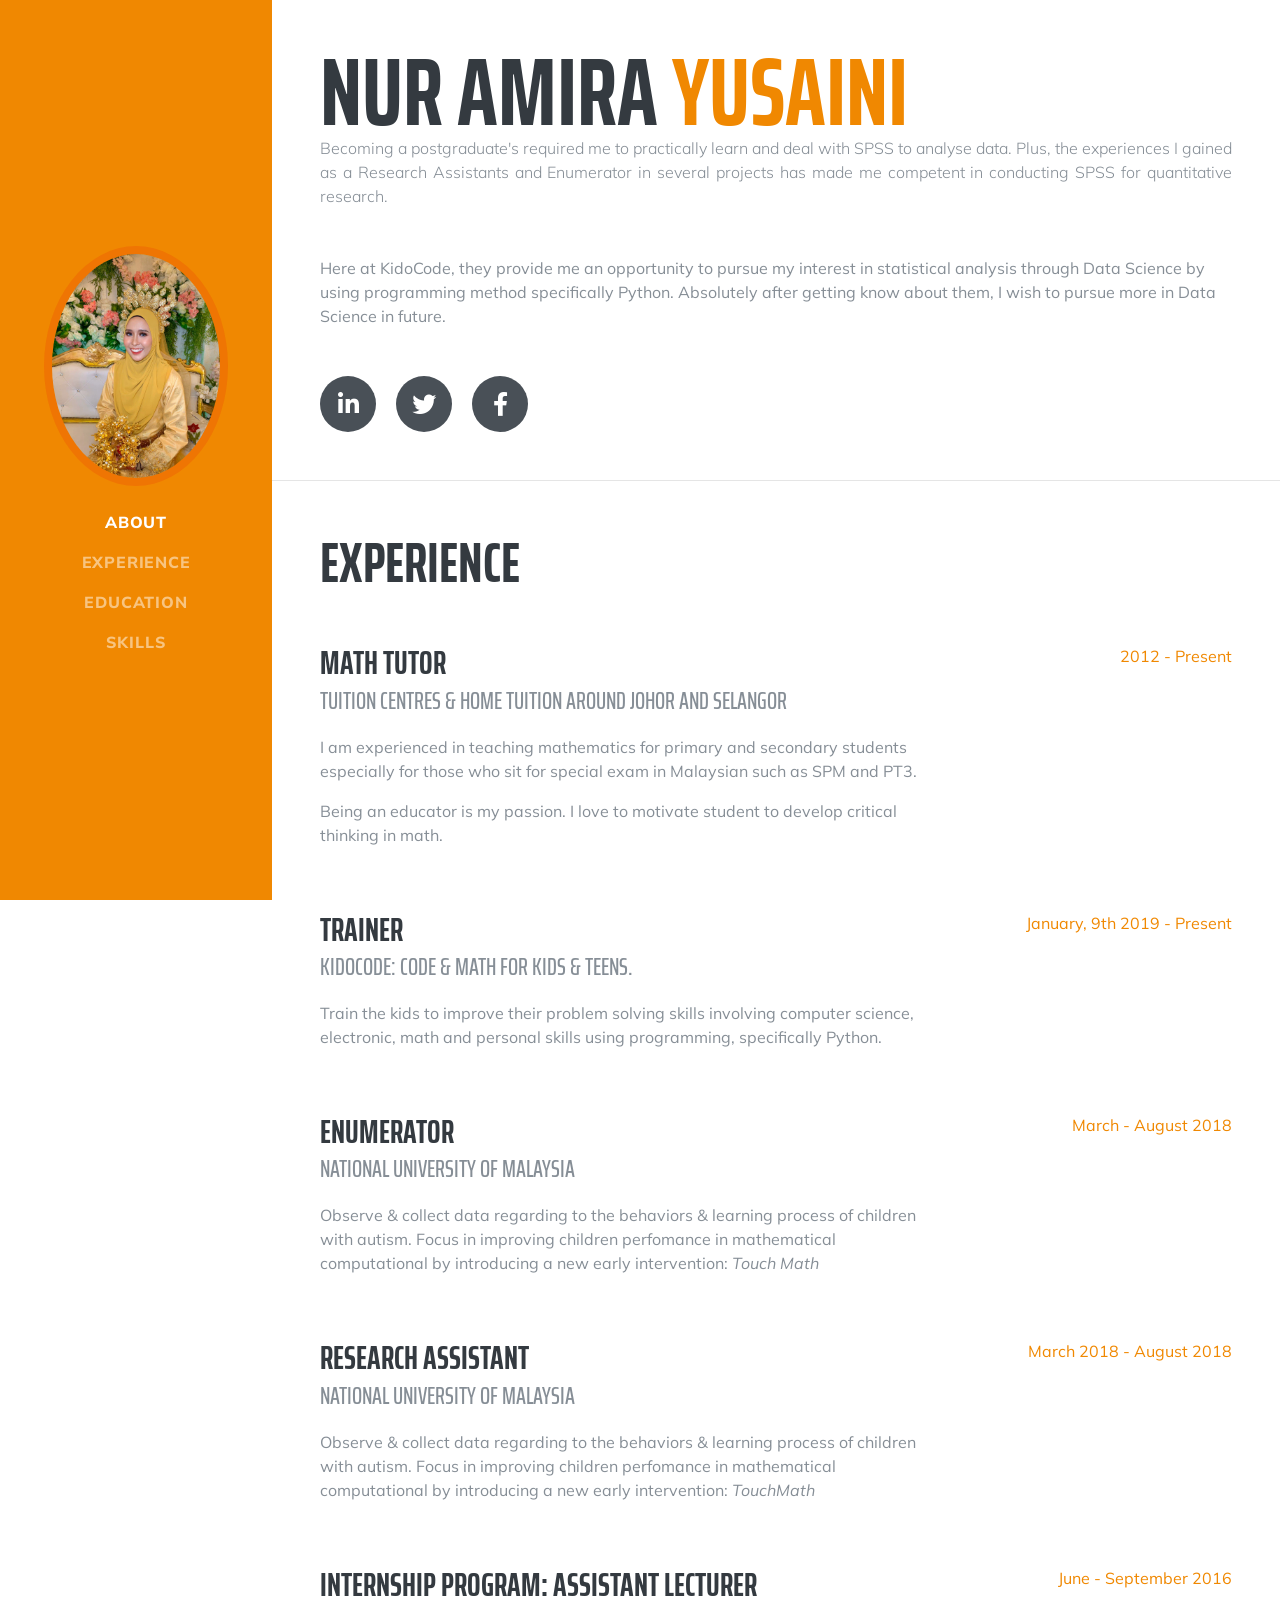
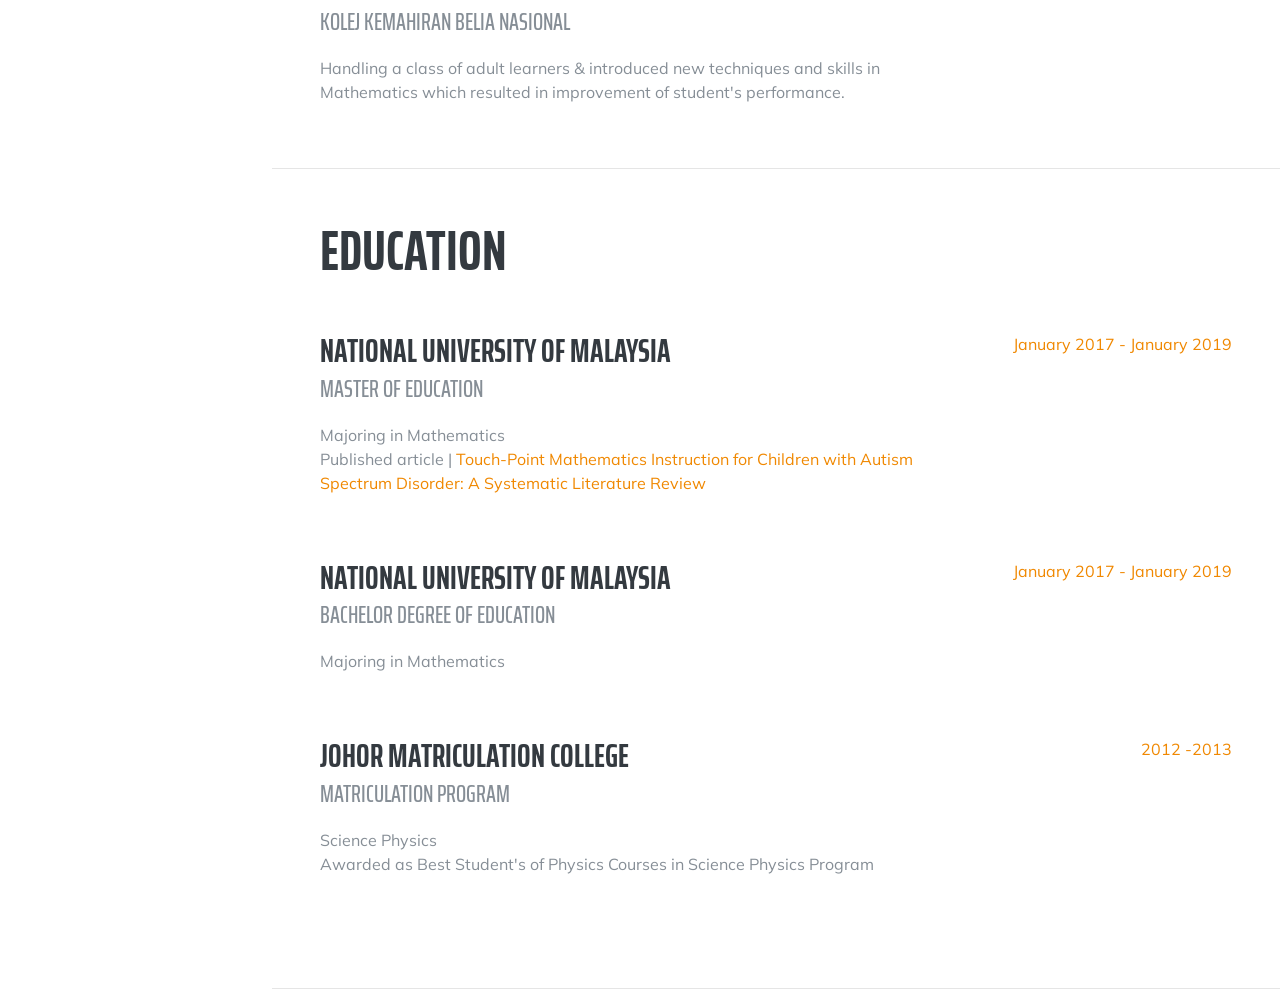
<file: index.html>
<!DOCTYPE html>
<html lang="en">

<head>

  <meta charset="utf-8">
  <meta name="viewport" content="width=device-width, initial-scale=1, shrink-to-fit=no">
  <meta name="description" content="">
  <meta name="author" content="">

  <title>Amira Yusaini</title>

  <!-- Bootstrap core CSS -->
  <link href="vendor/bootstrap/css/bootstrap.min.css" rel="stylesheet">

  <!-- Custom fonts for this template -->
  <link href="https://fonts.googleapis.com/css?family=Saira+Extra+Condensed:500,700" rel="stylesheet">
  <link href="https://fonts.googleapis.com/css?family=Muli:400,400i,800,800i" rel="stylesheet">
  <link href="vendor/fontawesome-free/css/all.min.css" rel="stylesheet">

  <!-- Custom styles for this template -->
  <link href="css/resume.min.css" rel="stylesheet">

</head>

<body id="page-top">

  <nav class="navbar navbar-expand-lg navbar-dark bg-primary fixed-top" id="sideNav">
    <a class="navbar-brand js-scroll-trigger" href="#page-top">
      <span class="d-block d-lg-none">Amira Yusaini</span>
      <span class="d-none d-lg-block">
        <img class="img-fluid img-profile rounded-circle mx-auto mb-2" src="img/profile1.jpg" alt="amirayusaini">
      </span>
    </a>
    <button class="navbar-toggler" type="button" data-toggle="collapse" data-target="#navbarSupportedContent" aria-controls="navbarSupportedContent" aria-expanded="false" aria-label="Toggle navigation">
      <span class="navbar-toggler-icon"></span>
    </button>
    <div class="collapse navbar-collapse" id="navbarSupportedContent">
      <ul class="navbar-nav">
        <li class="nav-item">
          <a class="nav-link js-scroll-trigger" href="#about">About</a>
        </li>
        <li class="nav-item">
          <a class="nav-link js-scroll-trigger" href="#experience">Experience</a>
        </li>
        <li class="nav-item">
          <a class="nav-link js-scroll-trigger" href="#education">Education</a>
        </li>
        <li class="nav-item">
          <a class="nav-link js-scroll-trigger" href="#skills">Skills</a>
        <!-- </li>
        <li class="nav-item">
          <a class="nav-link js-scroll-trigger" href="#interests">Interests</a>
        </li>
        <li class="nav-item">
          <a class="nav-link js-scroll-trigger" href="#awards">Awards</a>
        </li> -->
      </ul>
    </div>
  </nav>

  <div class="container-fluid p-0">

    <section class="resume-section p-3 p-lg-5 d-flex align-items-center" id="about">
      <div class="w-100">
        <h1 class="mb-0">NUR AMIRA
          <span class="text-primary">YUSAINI</span>
        </h1>
        <!-- <div class="subheading mb-5">
          <a href="mailto:mira@kidocode.com">mira@kidocode.com</a>
        </div> -->
        <p class="lead mb-5">Becoming a postgraduate's required me to practically learn and deal with SPSS to analyse data. Plus, the experiences I gained as a Research Assistants and Enumerator in several projects has made me competent in conducting SPSS for quantitative research.</p>
        <p>Here at KidoCode, they provide me an  opportunity to pursue my interest in statistical analysis through Data Science by using programming method specifically Python. Absolutely after getting know about them, I wish to pursue more in Data Science in future.</p>
        <p class="lead mb-5"></p>

        </p>
        <div class="social-icons">
          <a href="https://www.linkedin.com/in/amirayusaini/">
            <i class="fab fa-linkedin-in"></i>
          </a>
          <!-- <a href="#">
            <i class="fab fa-github"></i>
          </a> -->
          <a href="https://twitter.com/NurAmiraYusaini">
            <i class="fab fa-twitter"></i>
          </a>
          <a href="https://www.facebook.com/nuramira.yusaini">
            <i class="fab fa-facebook-f"></i>
          </a>
        </div>
      </div>
    </section>

    <hr class="m-0">

    <section class="resume-section p-3 p-lg-5 d-flex justify-content-center" id="experience">
      <div class="w-100">
        <h2 class="mb-5">Experience</h2>

        <div class="resume-item d-flex flex-column flex-md-row justify-content-between mb-5">
          <div class="resume-content">
            <h3 class="mb-0">Math Tutor</h3>
            <div class="subheading mb-3">Tuition Centres & Home Tuition around Johor and Selangor</div>
            <p>I am experienced in teaching mathematics for primary and secondary students especially for those who sit for special exam in Malaysian such as SPM and PT3.</p>
            <p>Being an educator is my passion. I love to motivate student to develop critical thinking in math.</p>
          </div>
          <div class="resume-date text-md-right">
            <span class="text-primary">2012 - Present</span>
          </div>
        </div>

        <div class="resume-item d-flex flex-column flex-md-row justify-content-between mb-5">
          <div class="resume-content">
            <h3 class="mb-0">Trainer</h3>
            <div class="subheading mb-3">KidoCode: Code & Math for Kids & Teens.</div>
            <p>Train the kids to improve their problem solving skills involving computer science, electronic, math and personal skills using programming, specifically Python.</p>
          </div>
          <div class="resume-date text-md-right">
            <span class="text-primary">January, 9th 2019 - Present</span>
          </div>
        </div>

        <div class="resume-item d-flex flex-column flex-md-row justify-content-between mb-5">
          <div class="resume-content">
            <h3 class="mb-0">Enumerator</h3>
            <div class="subheading mb-3">National University of Malaysia</a></div>
            <p>Observe & collect data regarding to the behaviors & learning process of children with autism. Focus in improving children perfomance in mathematical computational by introducing a new early intervention: <em>Touch Math</em></p>
          </div>
          <div class="resume-date text-md-right">
            <span class="text-primary">March - August 2018</span>
          </div>
        </div>

        <div class="resume-item d-flex flex-column flex-md-row justify-content-between mb-5">
          <div class="resume-content">
            <h3 class="mb-0">Research Assistant</h3>
            <div class="subheading mb-3">National University of Malaysia</div>
            <p>Observe & collect data regarding to the behaviors & learning process of children with autism. Focus in improving children perfomance in mathematical computational by introducing a new early intervention: <em>TouchMath</em></p>
          </div>
          <div class="resume-date text-md-right">
            <span class="text-primary">March 2018 - August 2018</span>
          </div>
        </div>

        <div class="resume-item d-flex flex-column flex-md-row justify-content-between">
          <div class="resume-content">
            <h3 class="mb-0">Internship Program: Assistant Lecturer</h3>
            <div class="subheading mb-3">Kolej Kemahiran Belia Nasional</div>
            <p>Handling a class of adult learners & introduced new techniques and skills in Mathematics which resulted in improvement of student's performance.</p>
          </div>
          <div class="resume-date text-md-right">
            <span class="text-primary">June - September 2016</span>
          </div>
        </div>

      </div>

    </section>

    <hr class="m-0">

    <section class="resume-section p-3 p-lg-5 d-flex align-items-center" id="education">
      <div class="w-100">
        <h2 class="mb-5">Education</h2>

        <div class="resume-item d-flex flex-column flex-md-row justify-content-between mb-5">
          <div class="resume-content">
            <h3 class="mb-0">National University of Malaysia</h3>
            <div class="subheading mb-3">Master of Education</div>
            <div>Majoring in Mathematics</div>
            <p> Published article | <a href="http://hrmars.com/index.php/papers/detail/IJARBSS/5730">Touch-Point Mathematics Instruction for Children with Autism Spectrum Disorder: A Systematic Literature Review</a></p>
          </div>
          <div class="resume-date text-md-right">
            <span class="text-primary">January 2017 - January 2019</span>
          </div>
        </div>

        <div class="resume-item d-flex flex-column flex-md-row justify-content-between mb-5">
          <div class="resume-content">
            <h3 class="mb-0">National University of Malaysia</h3>
            <div class="subheading mb-3">Bachelor Degree of Education</div>
            <div>Majoring in Mathematics</div>
            <p></p>
          </div>
          <div class="resume-date text-md-right">
            <span class="text-primary">January 2017 - January 2019</span>
          </div>
        </div>

        <div class="resume-item d-flex flex-column flex-md-row justify-content-between mb-5">
          <div class="resume-content">
            <h3 class="mb-0">Johor Matriculation College</h3>
            <div class="subheading mb-3">Matriculation Program</div>
            <div>Science Physics</div>
            <p>Awarded as Best Student's of Physics Courses in Science Physics Program</p>
          </div>
          <div class="resume-date text-md-right">
            <span class="text-primary">2012 -2013</span>
          </div>
        </div>
      </div>
    </section>

    <hr class="m-0">

    <!-- <section class="resume-section p-3 p-lg-5 d-flex align-items-center" id="skills">
      <div class="w-100">
        <h2 class="mb-5">Skills</h2>

        <div class="subheading mb-3">Programming Languages &amp; Tools</div>
        <ul class="list-inline dev-icons">
          <li class="list-inline-item">
            <i class="fab fa-html5"></i>
          </li>
          <li class="list-inline-item">
            <i class="fab fa-css3-alt"></i>
          </li>
          <li class="list-inline-item">
            <i class="fab fa-js-square"></i>
          </li>
          <li class="list-inline-item">
            <i class="fab fa-angular"></i>
          </li>
          <li class="list-inline-item">
            <i class="fab fa-react"></i>
          </li>
          <li class="list-inline-item">
            <i class="fab fa-node-js"></i>
          </li>
          <li class="list-inline-item">
            <i class="fab fa-sass"></i>
          </li>
          <li class="list-inline-item">
            <i class="fab fa-less"></i>
          </li>
          <li class="list-inline-item">
            <i class="fab fa-wordpress"></i>
          </li>
          <li class="list-inline-item">
            <i class="fab fa-gulp"></i>
          </li>
          <li class="list-inline-item">
            <i class="fab fa-grunt"></i>
          </li>
          <li class="list-inline-item">
            <i class="fab fa-npm"></i>
          </li>
        </ul>

        <div class="subheading mb-3">Workflow</div>
        <ul class="fa-ul mb-0">
          <li>
            <i class="fa-li fa fa-check"></i>
            Mobile-First, Responsive Design</li>
          <li>
            <i class="fa-li fa fa-check"></i>
            Cross Browser Testing &amp; Debugging</li>
          <li>
            <i class="fa-li fa fa-check"></i>
            Cross Functional Teams</li>
          <li>
            <i class="fa-li fa fa-check"></i>
            Agile Development &amp; Scrum</li>
        </ul>
      </div>
    </section>

    <hr class="m-0">

    <section class="resume-section p-3 p-lg-5 d-flex align-items-center" id="interests">
      <div class="w-100">
        <h2 class="mb-5">Interests</h2>
        <p>Apart from being an IT Trainer, I enjoy most of my time being a Math Teacher. During my study, I have been actively engage with tuition classes that involve primary and secondary students. Being an educator is my passion. It is my goal to combine my range of experiences with the ability to be a smart educator.</p>
      </div>
    </section>

    <hr class="m-0">

    <section class="resume-section p-3 p-lg-5 d-flex align-items-center" id="awards">
      <div class="w-100">
        <h2 class="mb-5">Awards &amp; Certifications</h2>
        <ul class="fa-ul mb-0">
          <li>
            <i class="fa-li fa fa-trophy text-warning"></i>
            Google Analytics Certified Developer</li>
          <li>
            <i class="fa-li fa fa-trophy text-warning"></i>
            Mobile Web Specialist - Google Certification</li>
          <li>
            <i class="fa-li fa fa-trophy text-warning"></i>
            1<sup>st</sup>
            Place - University of Colorado Boulder - Emerging Tech Competition 2009</li>
          <li>
            <i class="fa-li fa fa-trophy text-warning"></i>
            1<sup>st</sup>
            Place - University of Colorado Boulder - Adobe Creative Jam 2008 (UI Design Category)</li>
          <li>
            <i class="fa-li fa fa-trophy text-warning"></i>
            2<sup>nd</sup>
            Place - University of Colorado Boulder - Emerging Tech Competition 2008</li>
          <li>
            <i class="fa-li fa fa-trophy text-warning"></i>
            1<sup>st</sup>
            Place - James Buchanan High School - Hackathon 2006</li>
          <li>
            <i class="fa-li fa fa-trophy text-warning"></i>
            3<sup>rd</sup>
            Place - James Buchanan High School - Hackathon 2005</li>
        </ul>
      </div>
    </section> -->

  </div>

  <!-- Bootstrap core JavaScript -->
  <script src="vendor/jquery/jquery.min.js"></script>
  <script src="vendor/bootstrap/js/bootstrap.bundle.min.js"></script>

  <!-- Plugin JavaScript -->
  <script src="vendor/jquery-easing/jquery.easing.min.js"></script>

  <!-- Custom scripts for this template -->
  <script src="js/resume.min.js"></script>

</body>

</html>
</file>
<file: css/resume.min.css>
/*!
 * Start Bootstrap - Resume v5.0.7 (https://startbootstrap.com/template-overviews/resume)
 * Copyright 2013-2019 Start Bootstrap
 * Licensed under MIT (https://github.com/BlackrockDigital/startbootstrap-resume/blob/master/LICENSE)
 */body{font-family:Muli,-apple-system,BlinkMacSystemFont,'Segoe UI',Roboto,'Helvetica Neue',Arial,sans-serif,'Apple Color Emoji','Segoe UI Emoji','Segoe UI Symbol','Noto Color Emoji';padding-top:54px;color:#868e96}
    @media (min-width:992px)
    {body{padding-top:0;padding-left:17rem}}
    h1,h2,h3,h4,h5,h6{
        font-family:'Saira Extra Condensed',-apple-system,BlinkMacSystemFont,'Segoe UI',Roboto,'Helvetica Neue',Arial,sans-serif,'Apple Color Emoji','Segoe UI Emoji','Segoe UI Symbol','Noto Color Emoji';
        font-weight:700;
        text-transform:uppercase;
        color:#343a40}
        h1{font-size:6rem;line-height:5.5rem}
        h2{font-size:3.5rem}
        h3{font-size:2rem}
        p.lead{font-size:1.00rem;font-weight:300;text-align:justify}
        .subheading{
            text-transform:uppercase;
            font-weight:500;
            font-family:'Saira Extra Condensed',-apple-system,BlinkMacSystemFont,'Segoe UI',Roboto,'Helvetica Neue',Arial,sans-serif,'Apple Color Emoji','Segoe UI Emoji','Segoe UI Symbol','Noto Color Emoji';
            font-size:1.5rem}
        .social-icons a{
            display:inline-block;
            height:3.5rem;
            width:3.5rem;
            background-color:#495057;
            color:#fff!important;
            border-radius:100%;
            text-align:center;
            font-size:1.5rem;
            line-height:3.5rem;
            margin-right:1rem}
        .social-icons a:last-child{margin-right:0}
        .social-icons a:hover{background-color:#2eaaa4}
        .dev-icons{font-size:3rem}
        .dev-icons .list-inline-item i:hover{color:#bd5d38}#sideNav .navbar-nav .nav-item 
        .nav-link{font-weight:800;
            letter-spacing:.05rem;
            text-transform:uppercase}#sideNav 
        .navbar-toggler:focus{outline-color:#d48a6e}
        @media (min-width:992px)
        {#sideNav{
            text-align:center;
            position:fixed;
            top:0;
            left:0;
            display:-webkit-box;
            display:-ms-flexbox;
            display:flex;
            -webkit-box-orient:vertical;
            -webkit-box-direction:normal;
            -ms-flex-direction:column;
            flex-direction:column;
            width:17rem;
            height:100vh}#sideNav 
        .navbar-brand{
            display:-webkit-box;
            display:-ms-flexbox;
            display:flex;
            margin:auto auto 0;
            padding:.5rem}#sideNav 
        .navbar-brand 
        .img-profile{
            max-width:15rem;
            max-height:15rem;
            border:.5rem solid rgba(236, 19, 19, 0.151)}#sideNav 
        .navbar-collapse{
            display:-webkit-box;
            display:-ms-flexbox;
            display:flex;
            -webkit-box-align:start;
            -ms-flex-align:start;
            align-items:flex-start;
            -webkit-box-flex:0;
            -ms-flex-positive:0;
            flex-grow:0;
            width:100%;
            margin-bottom:auto}#sideNav 
            .navbar-collapse 
        .navbar-nav{
            -webkit-box-orient:vertical;
            -webkit-box-direction:normal;
            -ms-flex-direction:column;
            flex-direction:column;
            width:100%}#sideNav .navbar-collapse .navbar-nav 
        .nav-item{display:block}#sideNav .navbar-collapse .navbar-nav .nav-item 
        .nav-link{display:block}}section
        .resume-section{padding-top:5rem!important;
            padding-bottom:5rem!important;
            max-width:75rem}section.resume-section .resume-item 
        .resume-date{min-width:none}
        @media (min-width:768px)
        {section.resume-section}section.resume-section .resume-item 
        .resume-date{min-width:18rem}}
        @media (min-width:992px)
        {section.resume-section{padding-top:3rem!important;padding-bottom:3rem!important}}
        .bg-primary{background-color:rgb(240, 136, 1)!important}
        .text-primary{color:rgb(240, 136, 1)!important}
        a{color:rgb(240, 136, 1)}
        a:active,a:focus,a:hover{color:rgb(180, 103, 3)}
</file>
